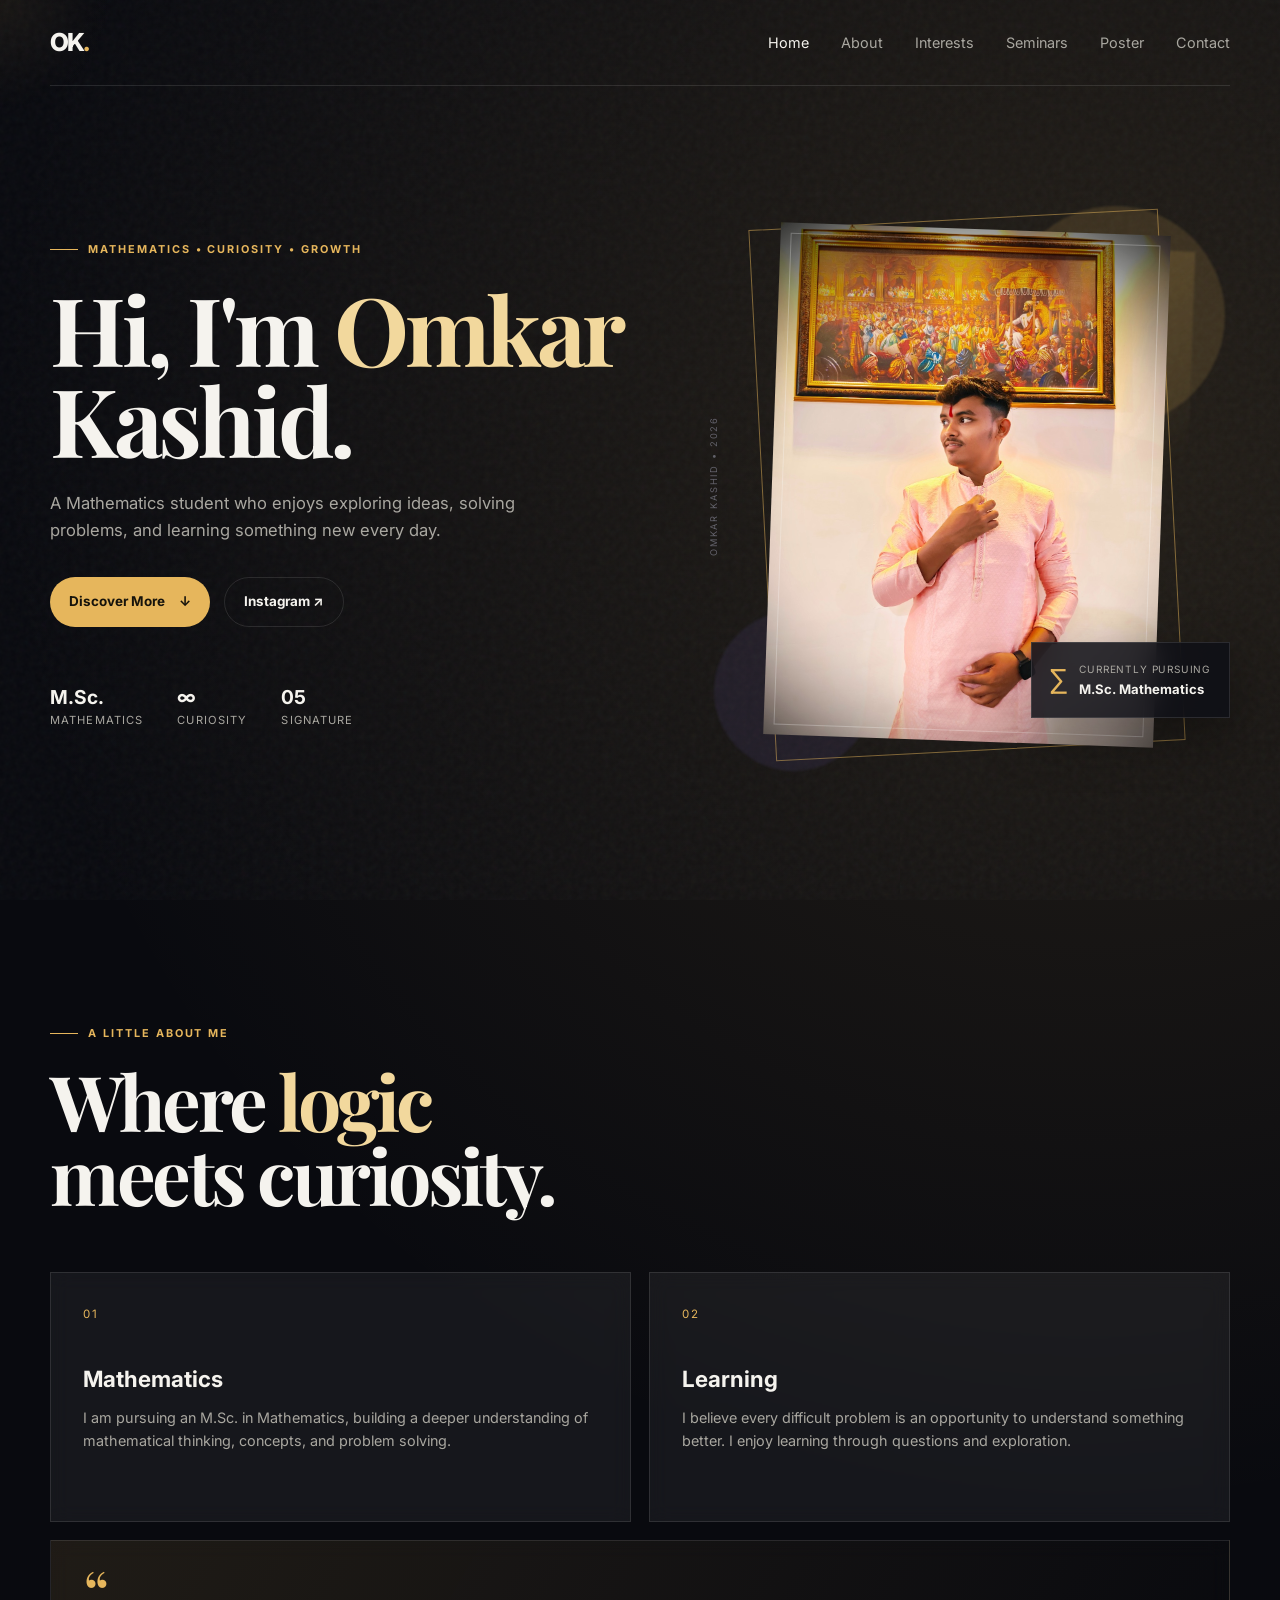
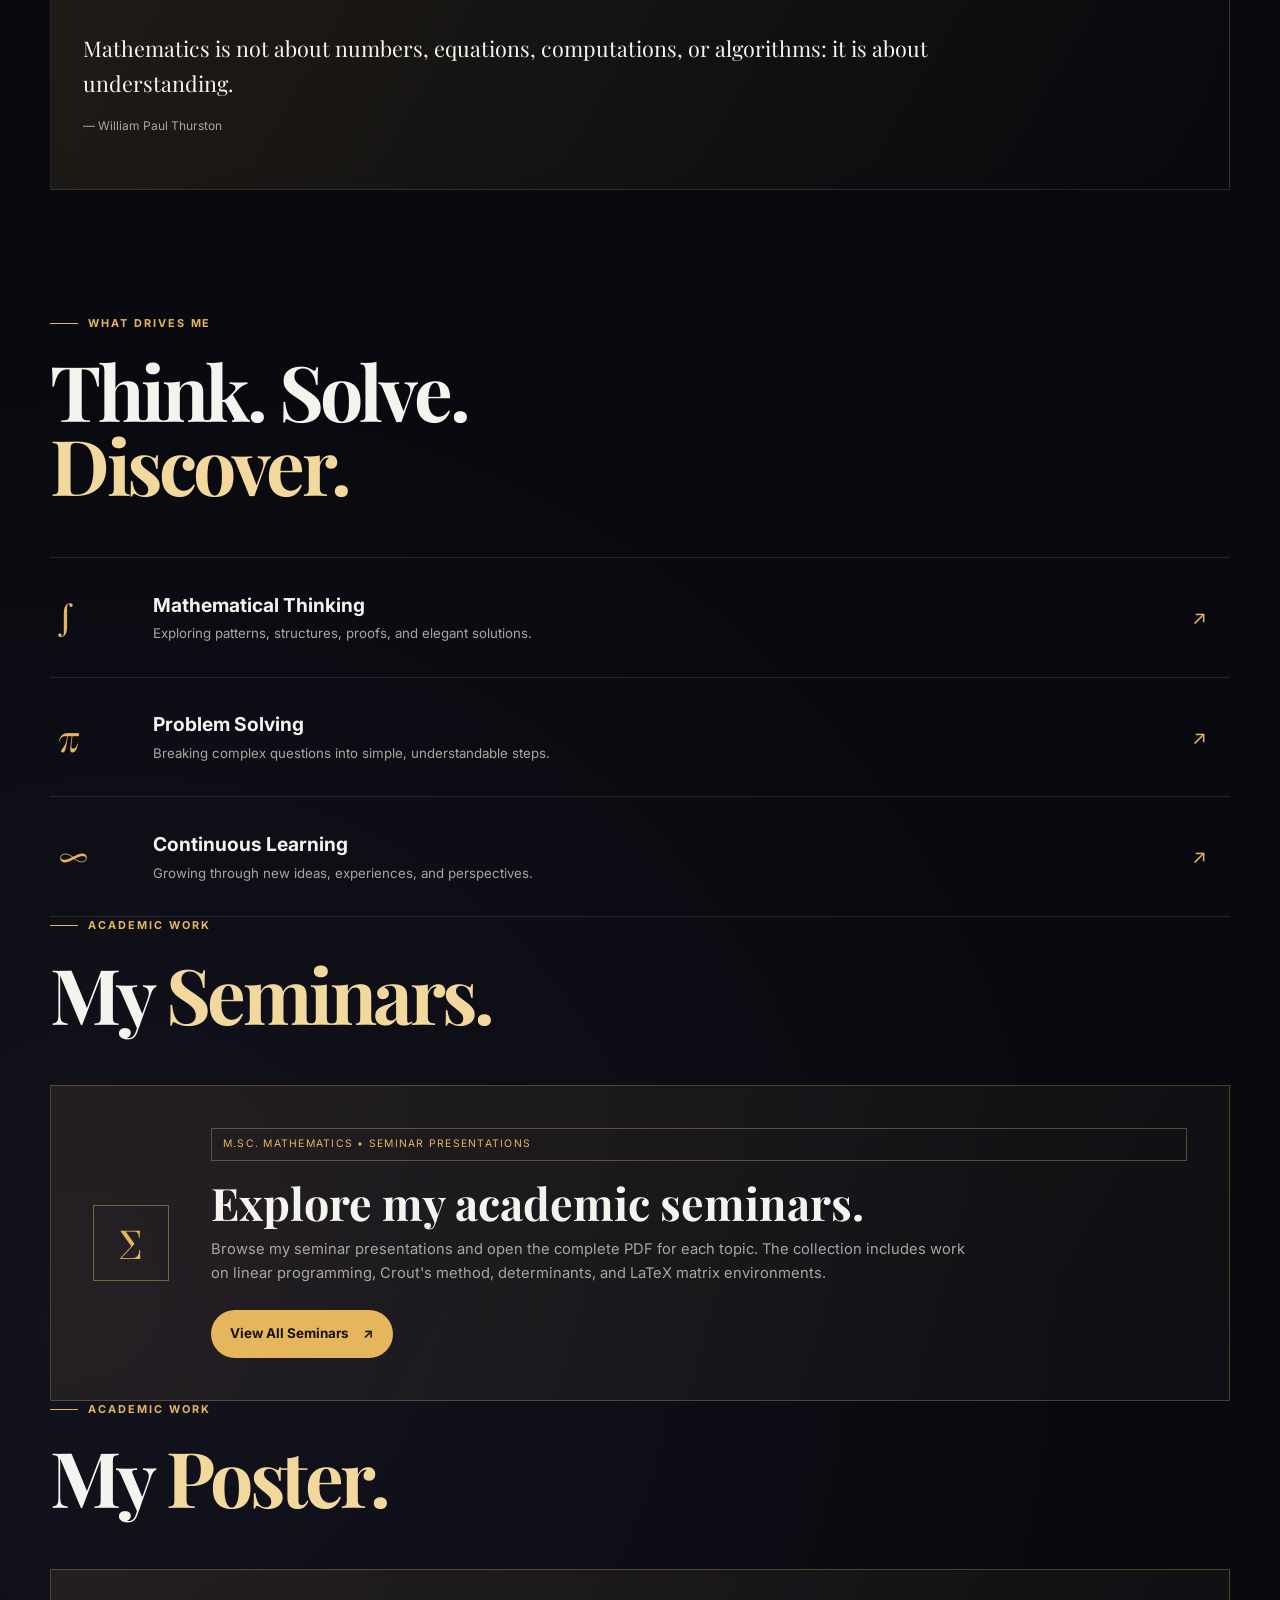
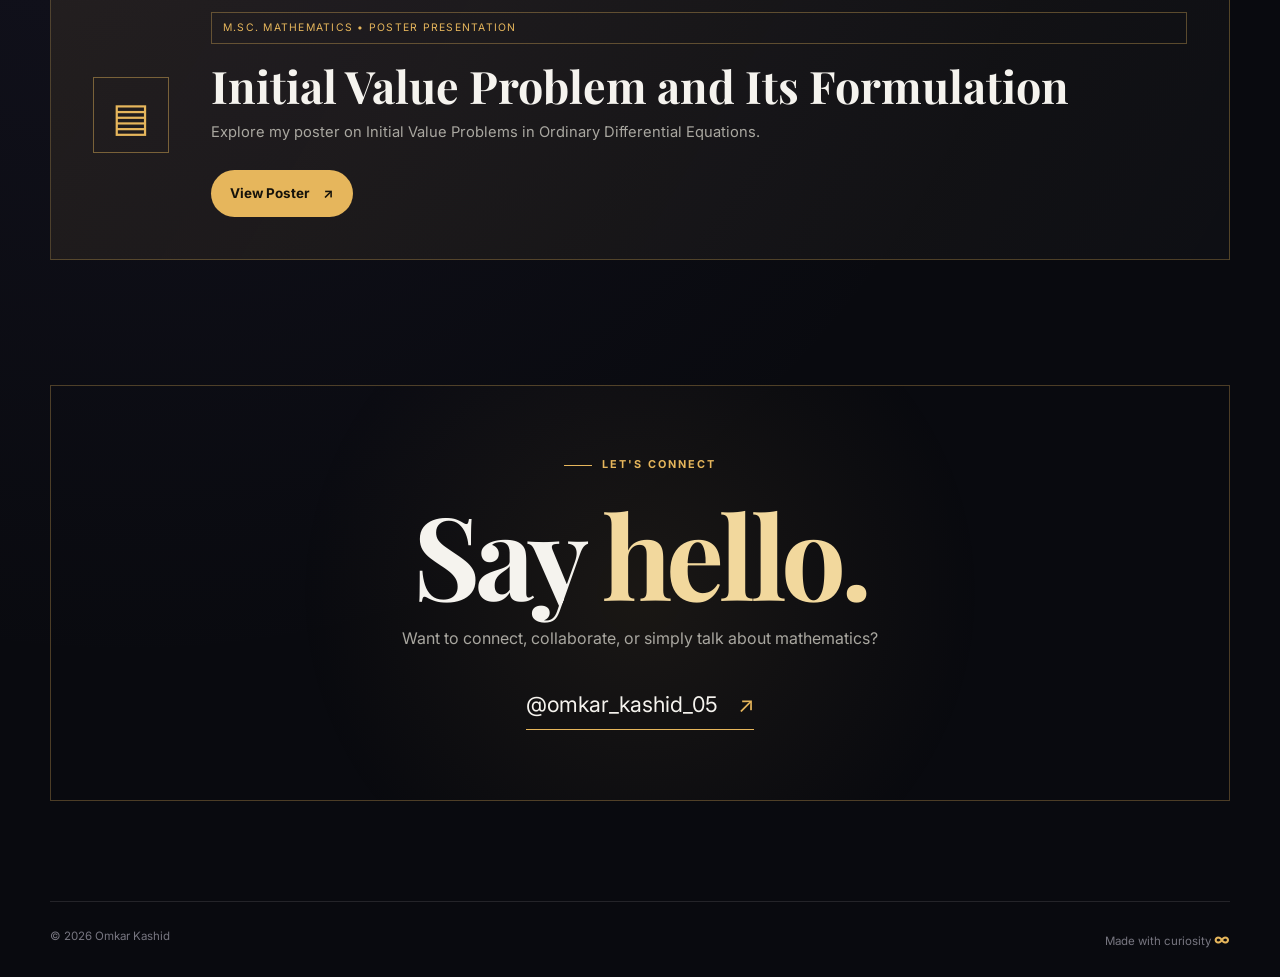
<file: index.html>
<!DOCTYPE html>
<html lang="en">
<head>
  <meta charset="UTF-8" />
  <meta name="viewport" content="width=device-width, initial-scale=1.0" />
  <meta name="description" content="Omkar Kashid — Mathematics student and aspiring problem solver." />
  <title>Omkar Kashid | Mathematics</title>
  <link rel="preconnect" href="https://fonts.googleapis.com" />
  <link rel="preconnect" href="https://fonts.gstatic.com" crossorigin />
  <link href="https://fonts.googleapis.com/css2?family=Inter:wght@400;500;600;700;800&family=Playfair+Display:wght@600;700&display=swap" rel="stylesheet" />
  <link rel="stylesheet" href="style.css" />
</head>
<body>
  <div class="cursor-glow"></div>

  <header class="navbar">
    <a class="brand" href="#home">OK<span>.</span></a>
    <button class="menu-toggle" aria-label="Toggle menu" aria-expanded="false">
      <span></span><span></span><span></span>
    </button>
    <nav class="nav-links">
      <a href="#home" class="active">Home</a>
      <a href="#about">About</a>
      <a href="#interests">Interests</a>
      <a href="seminars.html">Seminars</a>
      <a href="poster.html">Poster</a>
      <a href="#contact">Contact</a>
    </nav>
  </header>

  <main id="home">
    <section class="hero section">
      <div class="hero-copy reveal">
        <p class="eyebrow"><span></span> Mathematics • Curiosity • Growth</p>
        <h1>Hi, I'm <em>Omkar</em><br />Kashid.</h1>
        <p class="hero-text">
          A Mathematics student who enjoys exploring ideas, solving problems,
          and learning something new every day.
        </p>
        <div class="hero-actions">
          <a class="btn primary" href="#about">Discover More <span>↓</span></a>
          <a class="btn secondary" href="https://instagram.com/omkar_kashid_05" target="_blank" rel="noopener noreferrer">
            Instagram ↗
          </a>
        </div>
        <div class="quick-stats">
          <div><strong>M.Sc.</strong><span>Mathematics</span></div>
          <div><strong>∞</strong><span>Curiosity</span></div>
          <div><strong>05</strong><span>Signature</span></div>
        </div>
      </div>

      <div class="hero-visual reveal">
        <div class="orb orb-one"></div>
        <div class="orb orb-two"></div>
        <div class="image-frame">
          <div class="frame-line"></div>
          <img src="assets/profile.jpg" alt="Portrait of Omkar Kashid" />
        </div>
        <div class="floating-card">
          <span class="math-symbol">∑</span>
          <div>
            <small>Currently pursuing</small>
            <strong>M.Sc. Mathematics</strong>
          </div>
        </div>
        <div class="vertical-text">OMKAR KASHID • 2026</div>
      </div>
    </section>

    <section id="about" class="section about">
      <div class="section-heading reveal">
        <p class="eyebrow"><span></span> A little about me</p>
        <h2>Where <em>logic</em><br />meets curiosity.</h2>
      </div>
      <div class="about-grid">
        <div class="about-card glass reveal">
          <div class="card-number">01</div>
          <h3>Mathematics</h3>
          <p>
            I am pursuing an M.Sc. in Mathematics, building a deeper
            understanding of mathematical thinking, concepts, and problem solving.
          </p>
        </div>
        <div class="about-card glass reveal">
          <div class="card-number">02</div>
          <h3>Learning</h3>
          <p>
            I believe every difficult problem is an opportunity to understand
            something better. I enjoy learning through questions and exploration.
          </p>
        </div>
        <div class="quote-card reveal">
          <div class="quote-mark">“</div>
          <p>Mathematics is not about numbers, equations, computations, or algorithms: it is about understanding.</p>
          <span>— William Paul Thurston</span>
        </div>
      </div>
    </section>

    <section id="interests" class="section interests">
      <div class="section-heading reveal">
        <p class="eyebrow"><span></span> What drives me</p>
        <h2>Think. Solve.<br /><em>Discover.</em></h2>
      </div>
      <div class="interest-list">
        <article class="interest reveal">
          <span class="interest-icon">∫</span>
          <div><h3>Mathematical Thinking</h3><p>Exploring patterns, structures, proofs, and elegant solutions.</p></div>
          <span class="arrow">↗</span>
        </article>
        <article class="interest reveal">
          <span class="interest-icon">π</span>
          <div><h3>Problem Solving</h3><p>Breaking complex questions into simple, understandable steps.</p></div>
          <span class="arrow">↗</span>
        </article>
        <article class="interest reveal">
          <span class="interest-icon">∞</span>
          <div><h3>Continuous Learning</h3><p>Growing through new ideas, experiences, and perspectives.</p></div>
          <span class="arrow">↗</span>
        </article>
      </div>
    </section>


    <section id="seminar" class="section seminar">
      <div class="section-heading reveal">
        <p class="eyebrow"><span></span> Academic Work</p>
        <h2>My <em>Seminars.</em></h2>
      </div>
      <div class="seminar-hub reveal">
        <div class="seminar-hub-mark">∑</div>
        <div class="seminar-hub-copy">
          <div class="seminar-badge">M.Sc. Mathematics • Seminar Presentations</div>
          <h3>Explore my academic seminars.</h3>
          <p>
            Browse my seminar presentations and open the complete PDF for each topic.
            The collection includes work on linear programming, Crout's method,
            determinants, and LaTeX matrix environments.
          </p>
          <a class="btn primary" href="seminars.html">View All Seminars <span>↗</span></a>
        </div>
      </div>
    </section>


    <section id="poster" class="section seminar">
      <div class="section-heading reveal">
        <p class="eyebrow"><span></span> Academic Work</p>
        <h2>My <em>Poster.</em></h2>
      </div>
      <div class="seminar-hub reveal">
        <div class="seminar-hub-mark">▤</div>
        <div class="seminar-hub-copy">
          <div class="seminar-badge">M.Sc. Mathematics • Poster Presentation</div>
          <h3>Initial Value Problem and Its Formulation</h3>
          <p>Explore my poster on Initial Value Problems in Ordinary Differential Equations.</p>
          <a class="btn primary" href="poster.html">View Poster <span>↗</span></a>
        </div>
      </div>
    </section>

    <section id="contact" class="section contact">
      <div class="contact-box reveal">
        <p class="eyebrow"><span></span> Let's connect</p>
        <h2>Say <em>hello.</em></h2>
        <p>Want to connect, collaborate, or simply talk about mathematics?</p>
        <a class="big-link" href="https://instagram.com/omkar_kashid_05" target="_blank" rel="noopener noreferrer">
          @omkar_kashid_05 <span>↗</span>
        </a>
      </div>
    </section>
  </main>

  <footer>
    <span>© <span id="year"></span> Omkar Kashid</span>
    <span>Made with curiosity <b>∞</b></span>
  </footer>

  <script src="script.js"></script>
</body>
</html>
</file>
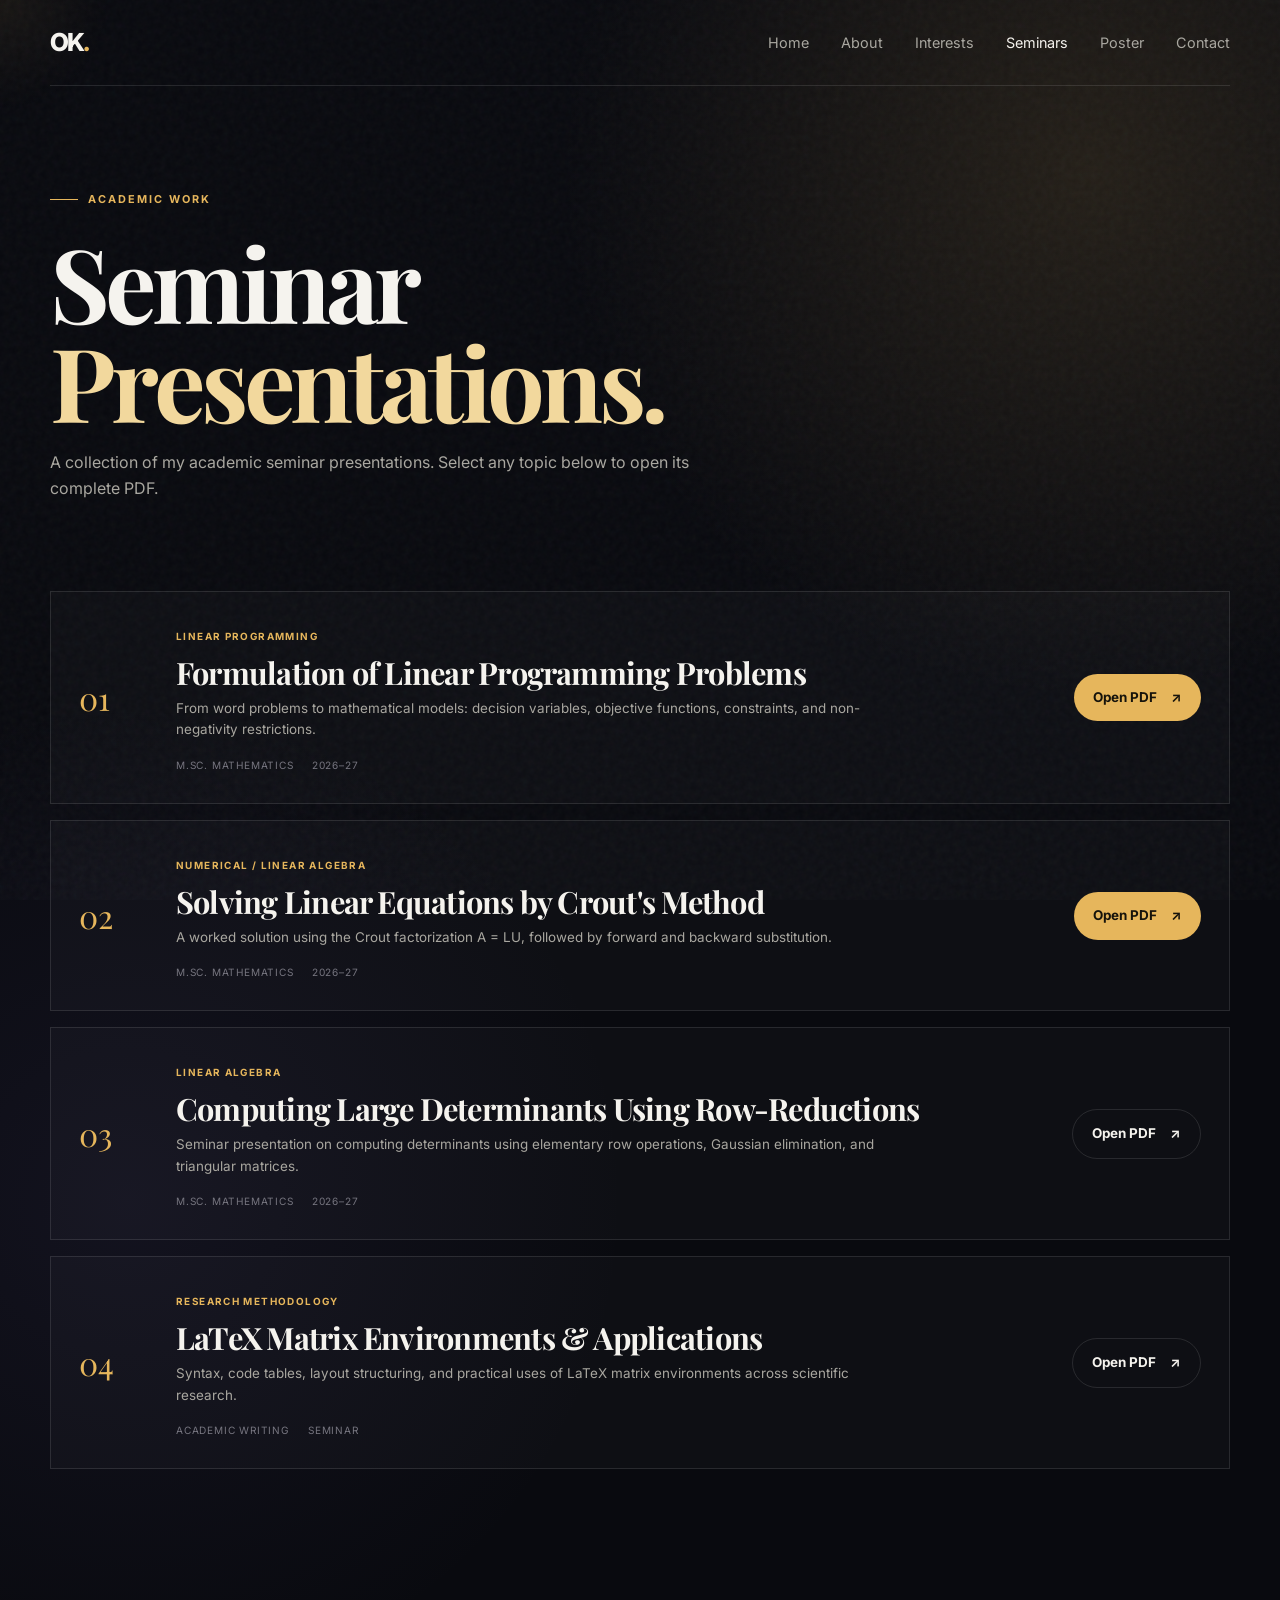
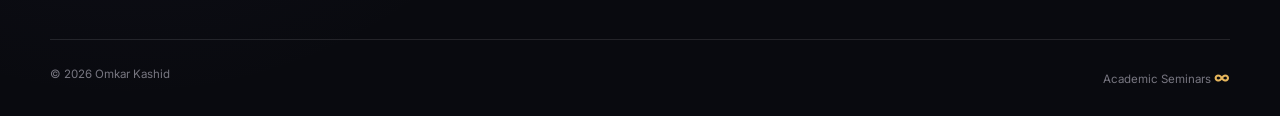
<file: seminars.html>
<!DOCTYPE html>
<html lang="en">
<head>
  <meta charset="UTF-8" />
  <meta name="viewport" content="width=device-width, initial-scale=1.0" />
  <meta name="description" content="Academic seminar presentations by Omkar Kashid." />
  <title>Seminars | Omkar Kashid</title>
  <link rel="preconnect" href="https://fonts.googleapis.com" />
  <link rel="preconnect" href="https://fonts.gstatic.com" crossorigin />
  <link href="https://fonts.googleapis.com/css2?family=Inter:wght@400;500;600;700;800&family=Playfair+Display:wght@600;700&display=swap" rel="stylesheet" />
  <link rel="stylesheet" href="style.css" />
</head>
<body>
  <div class="cursor-glow"></div>

  <header class="navbar">
    <a class="brand" href="index.html">OK<span>.</span></a>
    <button class="menu-toggle" aria-label="Toggle menu" aria-expanded="false">
      <span></span><span></span><span></span>
    </button>
    <nav class="nav-links">
      <a href="index.html">Home</a>
      <a href="index.html#about">About</a>
      <a href="index.html#interests">Interests</a>
      <a href="seminars.html" class="active">Seminars</a>
      <a href="poster.html">Poster</a>
      <a href="index.html#contact">Contact</a>
    </nav>
  </header>

  <main class="seminars-page">
    <section class="seminars-hero section">
      <div class="section-heading reveal">
        <p class="eyebrow"><span></span> Academic Work</p>
        <h1>Seminar <em>Presentations.</em></h1>
        <p class="seminars-intro">
          A collection of my academic seminar presentations. Select any topic
          below to open its complete PDF.
        </p>
      </div>
    </section>

    <section class="section seminar-library" aria-label="Seminar presentations">
      <article class="seminar-item reveal">
        <div class="seminar-item-number">01</div>
        <div class="seminar-item-content">
          <span class="seminar-item-tag">Linear Programming</span>
          <h2>Formulation of Linear Programming Problems</h2>
          <p>From word problems to mathematical models: decision variables, objective functions, constraints, and non-negativity restrictions.</p>
          <div class="seminar-item-meta"><span>M.Sc. Mathematics</span><span>2026–27</span></div>
        </div>
        <a class="btn primary seminar-open" href="NA.pdf" target="_blank" rel="noopener">Open PDF <span>↗</span></a>
      </article>

      <article class="seminar-item reveal">
        <div class="seminar-item-number">02</div>
        <div class="seminar-item-content">
          <span class="seminar-item-tag">Numerical / Linear Algebra</span>
          <h2>Solving Linear Equations by Crout's Method</h2>
          <p>A worked solution using the Crout factorization A = LU, followed by forward and backward substitution.</p>
          <div class="seminar-item-meta"><span>M.Sc. Mathematics</span><span>2026–27</span></div>
        </div>
        <a class="btn primary seminar-open" href="LA.pdf" target="_blank" rel="noopener">Open PDF <span>↗</span></a>
      </article>

      <article class="seminar-item reveal">
        <div class="seminar-item-number">03</div>
        <div class="seminar-item-content">
          <span class="seminar-item-tag">Linear Algebra</span>
          <h2>Computing Large Determinants Using Row-Reductions</h2>
          <p>Seminar presentation on computing determinants using elementary row operations, Gaussian elimination, and triangular matrices.</p>
          <div class="seminar-item-meta"><span>M.Sc. Mathematics</span><span>2026–27</span></div>
        </div>
        <a class="btn secondary seminar-open" href="Seminar-2.pdf" target="_blank" rel="noopener">Open PDF <span>↗</span></a>
      </article>

      <article class="seminar-item reveal">
        <div class="seminar-item-number">04</div>
        <div class="seminar-item-content">
          <span class="seminar-item-tag">Research Methodology</span>
          <h2>LaTeX Matrix Environments &amp; Applications</h2>
          <p>Syntax, code tables, layout structuring, and practical uses of LaTeX matrix environments across scientific research.</p>
          <div class="seminar-item-meta"><span>Academic Writing</span><span>Seminar</span></div>
        </div>
        <a class="btn secondary seminar-open" href="Matrix-RM.pdf" target="_blank" rel="noopener">Open PDF <span>↗</span></a>
      </article>
    </section>
  </main>

  <footer>
    <span>© <span id="year"></span> Omkar Kashid</span>
    <span>Academic Seminars <b>∞</b></span>
  </footer>

  <script src="script.js"></script>
</body>
</html>
</file>
<file: style.css>
/* Omkar Kashid — Personal Portfolio */
:root {
  --bg: #090a0f;
  --surface: #11131b;
  --text: #f5f3ee;
  --muted: #a9a7a0;
  --accent: #e6b65c;
  --accent-soft: #f2d89d;
  --line: rgba(255,255,255,.11);
  --glass: rgba(255,255,255,.055);
  --max: 1180px;
}

* { box-sizing: border-box; margin: 0; padding: 0; }
html { scroll-behavior: smooth; }
body {
  background:
    radial-gradient(circle at 85% 10%, rgba(230,182,92,.12), transparent 28%),
    radial-gradient(circle at 10% 70%, rgba(107,94,170,.10), transparent 30%),
    var(--bg);
  color: var(--text);
  font-family: "Inter", sans-serif;
  line-height: 1.6;
  overflow-x: hidden;
}
body::before {
  content: "";
  position: fixed; inset: 0; pointer-events: none; z-index: -1;
  opacity: .16;
  background-image: url("data:image/svg+xml,%3Csvg viewBox='0 0 180 180' xmlns='http://www.w3.org/2000/svg'%3E%3Cfilter id='n'%3E%3CfeTurbulence type='fractalNoise' baseFrequency='.8' numOctaves='3' stitchTiles='stitch'/%3E%3C/filter%3E%3Crect width='100%25' height='100%25' filter='url(%23n)' opacity='.25'/%3E%3C/svg%3E");
}
a { color: inherit; text-decoration: none; }
button { font: inherit; }
.section { width: min(var(--max), calc(100% - 48px)); margin: auto; }

.navbar {
  width: min(var(--max), calc(100% - 48px)); margin: auto;
  height: 86px; display: flex; align-items: center; justify-content: space-between;
  border-bottom: 1px solid var(--line);
}
.brand { font-size: 1.55rem; font-weight: 800; letter-spacing: -.08em; }
.brand span { color: var(--accent); }
.nav-links { display: flex; gap: 32px; }
.nav-links a { color: var(--muted); font-size: .9rem; transition: .25s; }
.nav-links a:hover, .nav-links a.active { color: var(--text); }
.menu-toggle { display:none; background:none; border:0; color:white; }

.hero {
  min-height: calc(100vh - 86px); display:grid; grid-template-columns: 1fr .9fr;
  align-items:center; gap:70px; padding-top:55px; padding-bottom:70px;
}
.eyebrow {
  color: var(--accent); text-transform: uppercase; letter-spacing: .18em;
  font-size: .68rem; font-weight: 700; display:flex; align-items:center; gap:10px;
}
.eyebrow span { width:28px; height:1px; background:var(--accent); display:inline-block; }
h1, h2 { font-family:"Playfair Display", serif; line-height: .96; letter-spacing:-.045em; }
h1 { font-size: clamp(4rem, 7.4vw, 7.2rem); margin: 25px 0; }
h1 em, h2 em { color: var(--accent-soft); font-style:normal; }
.hero-text { color:var(--muted); max-width:520px; font-size:1.04rem; }
.hero-actions { display:flex; gap:14px; margin-top:34px; }
.btn {
  display:inline-flex; align-items:center; gap:14px; padding:13px 19px; border-radius:100px;
  font-size:.84rem; font-weight:700; transition:transform .25s, background .25s;
}
.btn:hover { transform:translateY(-3px); }
.btn.primary { background:var(--accent); color:#16130b; }
.btn.secondary { border:1px solid var(--line); color:var(--text); }
.quick-stats { display:flex; gap:34px; margin-top:55px; }
.quick-stats div { display:flex; flex-direction:column; }
.quick-stats strong { font-size:1.2rem; }
.quick-stats span { color:var(--muted); font-size:.7rem; text-transform:uppercase; letter-spacing:.1em; }

.hero-visual { min-height:610px; position:relative; display:flex; align-items:center; justify-content:center; }
.image-frame {
  position:relative; width:min(410px, 80%); aspect-ratio: .77; padding:10px;
  transform:rotate(2deg); z-index:2;
}
.image-frame::before {
  content:""; position:absolute; inset:0; border:1px solid rgba(230,182,92,.5);
  transform:rotate(-5deg); z-index:-1;
}
.image-frame::after {
  content:""; position:absolute; inset:25px -15px -18px 25px;
  background:linear-gradient(145deg, rgba(230,182,92,.35), transparent 60%); z-index:-2; filter:blur(1px);
}
.image-frame img {
  width:100%; height:100%; object-fit:cover; object-position:center top;
  display:block; filter:saturate(.92) contrast(1.04);
}
.frame-line { position:absolute; inset:20px; border:1px solid rgba(255,255,255,.25); z-index:3; pointer-events:none; }
.orb { position:absolute; border-radius:50%; filter:blur(1px); }
.orb-one { width:220px; height:220px; background:rgba(230,182,92,.14); top:25px; right:5px; }
.orb-two { width:160px; height:160px; background:rgba(106,91,180,.12); bottom:20px; left:10px; }
.floating-card {
  position:absolute; right:0; bottom:72px; z-index:5; display:flex; align-items:center; gap:12px;
  padding:14px 18px; background:rgba(15,16,23,.85); border:1px solid var(--line);
  backdrop-filter:blur(14px); box-shadow:0 20px 50px rgba(0,0,0,.35);
}
.floating-card small { display:block; color:var(--muted); font-size:.63rem; text-transform:uppercase; letter-spacing:.08em; }
.floating-card strong { display:block; font-size:.82rem; margin-top:2px; }
.math-symbol { color:var(--accent); font-size:1.8rem; }
.vertical-text { position:absolute; left:3px; top:50%; transform:rotate(-90deg) translateX(-50%); transform-origin:left top; color:#62616a; letter-spacing:.2em; font-size:.58rem; }

.about, .interests, .contact { padding-top:125px; }
.section-heading h2 { font-size:clamp(3rem, 6vw, 5.8rem); margin-top:22px; }
.about-grid { display:grid; grid-template-columns:repeat(2,1fr); gap:18px; margin-top:60px; }
.glass, .quote-card {
  border:1px solid var(--line); background:var(--glass); backdrop-filter:blur(10px);
  padding:32px; min-height:250px;
}
.about-card .card-number { color:var(--accent); font-size:.72rem; letter-spacing:.15em; }
.about-card h3 { font-size:1.4rem; margin:38px 0 9px; }
.about-card p, .quote-card p { color:var(--muted); font-size:.9rem; }
.quote-card { grid-column:1 / -1; background:linear-gradient(120deg, rgba(230,182,92,.1), transparent); }
.quote-mark { font-family:"Playfair Display"; color:var(--accent); font-size:4rem; line-height:.6; }
.quote-card p { font-family:"Playfair Display"; color:var(--text); font-size:1.35rem; max-width:850px; margin:20px 0 12px; }
.quote-card span { color:var(--muted); font-size:.75rem; }

.interest-list { margin-top:55px; border-top:1px solid var(--line); }
.interest {
  display:grid; grid-template-columns:75px 1fr 30px; align-items:center; gap:20px;
  padding:30px 8px; border-bottom:1px solid var(--line); transition:.3s;
}
.interest:hover { padding-left:20px; background:rgba(255,255,255,.025); }
.interest-icon { color:var(--accent); font-family:"Playfair Display"; font-size:2.3rem; }
.interest h3 { font-size:1.2rem; }
.interest p { color:var(--muted); font-size:.83rem; margin-top:3px; }
.arrow { color:var(--accent); font-size:1.2rem; }

.contact-box {
  border:1px solid rgba(230,182,92,.3); padding:70px 55px; text-align:center;
  background:radial-gradient(circle at center, rgba(230,182,92,.08), transparent 55%);
}
.contact-box .eyebrow { justify-content:center; }
.contact-box h2 { font-size:clamp(4rem, 9vw, 8rem); margin:24px 0 18px; }
.contact-box > p:not(.eyebrow) { color:var(--muted); }
.big-link { display:inline-flex; gap:20px; align-items:center; margin-top:35px; font-size:clamp(1rem, 2vw, 1.35rem); border-bottom:1px solid var(--accent); padding-bottom:7px; }
.big-link span { color:var(--accent); }

footer {
  width:min(var(--max), calc(100% - 48px)); margin:100px auto 0; padding:25px 0;
  border-top:1px solid var(--line); display:flex; justify-content:space-between;
  color:#777680; font-size:.72rem;
}
footer b { color:var(--accent); font-size:1rem; }

.reveal { opacity:0; transform:translateY(24px); transition:opacity .8s ease, transform .8s ease; }
.reveal.visible { opacity:1; transform:none; }
.cursor-glow {
  position:fixed; width:240px; height:240px; border-radius:50%; pointer-events:none;
  background:radial-gradient(circle, rgba(230,182,92,.07), transparent 65%);
  transform:translate(-50%,-50%); z-index:-1;
}

@media (max-width: 800px) {
  .section, .navbar, footer { width:min(100% - 32px, var(--max)); }
  .navbar { height:72px; }
  .menu-toggle { display:flex; flex-direction:column; gap:5px; cursor:pointer; }
  .menu-toggle span { width:23px; height:2px; background:var(--text); }
  .nav-links {
    position:absolute; top:72px; left:16px; right:16px; padding:18px;
    display:none; flex-direction:column; gap:15px; background:#101119;
    border:1px solid var(--line); z-index:20;
  }
  .nav-links.open { display:flex; }
  .hero { grid-template-columns:1fr; gap:25px; padding-top:50px; }
  h1 { font-size:clamp(3.7rem, 17vw, 6rem); }
  .hero-visual { min-height:520px; }
  .floating-card { right:2%; bottom:35px; }
  .vertical-text { display:none; }
  .about-grid { grid-template-columns:1fr; }
  .quote-card { grid-column:auto; }
  .interest { grid-template-columns:50px 1fr 20px; }
  .contact-box { padding:55px 22px; }
  footer { gap:15px; flex-direction:column; }
}



/* Seminar hub on the main page */
.seminar-hub {
  margin-top: 55px;
  border: 1px solid rgba(230,182,92,.28);
  background: linear-gradient(120deg, rgba(230,182,92,.09), rgba(255,255,255,.025));
  padding: 42px;
  display: grid;
  grid-template-columns: 90px 1fr;
  gap: 28px;
  align-items: center;
}
.seminar-hub-mark {
  width: 76px;
  height: 76px;
  border: 1px solid rgba(230,182,92,.45);
  display: grid;
  place-items: center;
  color: var(--accent);
  font-family: "Playfair Display", serif;
  font-size: 2.5rem;
}
.seminar-hub-copy h3 {
  font-family: "Playfair Display", serif;
  font-size: clamp(1.9rem, 3.5vw, 3rem);
  line-height: 1.05;
  margin: 18px 0 12px;
}
.seminar-hub-copy p {
  color: var(--muted);
  font-size: .92rem;
  max-width: 760px;
  margin-bottom: 25px;
}
@media (max-width: 650px) {
  .seminar-hub { grid-template-columns: 1fr; padding: 28px 22px; }
}

/* Seminar */
.seminar-card{margin-top:55px;display:grid;grid-template-columns:.9fr 1.1fr;gap:22px}.seminar-info{border:1px solid var(--line);background:var(--glass);padding:38px;display:flex;flex-direction:column;align-items:flex-start}.seminar-badge{color:var(--accent);border:1px solid rgba(230,182,92,.35);padding:7px 11px;font-size:.65rem;letter-spacing:.12em;text-transform:uppercase}.seminar-info h3{font-family:"Playfair Display",serif;font-size:clamp(1.8rem,3vw,2.8rem);line-height:1.05;margin:26px 0 15px}.seminar-info>p{color:var(--muted);font-size:.9rem;max-width:590px}.seminar-meta{width:100%;display:grid;grid-template-columns:repeat(3,1fr);gap:10px;margin:28px 0 32px}.seminar-meta span{border-top:1px solid var(--line);padding-top:10px;color:var(--muted);font-size:.68rem}.seminar-meta b{display:block;color:var(--text);font-size:.62rem;text-transform:uppercase;letter-spacing:.08em;margin-bottom:4px}.pdf-preview{min-height:570px;border:1px solid var(--line);background:#16171d;overflow:hidden}.pdf-top{height:42px;display:flex;align-items:center;justify-content:space-between;padding:0 15px;border-bottom:1px solid var(--line);color:var(--muted);font-size:.6rem;letter-spacing:.12em}.pdf-preview iframe{width:100%;height:528px;border:0;display:block;background:white}
@media (max-width:800px){.seminar-card{grid-template-columns:1fr}.seminar-info{padding:28px 22px}.seminar-meta{grid-template-columns:1fr}.pdf-preview{min-height:450px}.pdf-preview iframe{height:410px}}

/* Multiple seminar PDF buttons */
.seminar-buttons{display:flex;flex-wrap:wrap;gap:12px}
@media (max-width:650px){.seminar-buttons{flex-direction:column;width:100%}.seminar-buttons .btn{justify-content:center}}

/* Dedicated seminars page */
.seminars-page { padding-bottom: 70px; }
.seminars-hero { padding-top: 105px; padding-bottom: 35px; }
.seminars-hero h1 { font-size: clamp(3.6rem, 8vw, 7rem); margin: 25px 0 20px; max-width: 900px; }
.seminars-intro { color: var(--muted); max-width: 650px; font-size: 1rem; }
.seminar-library { padding-top: 55px; display: grid; gap: 16px; }
.seminar-item {
  display: grid;
  grid-template-columns: 72px 1fr auto;
  gap: 25px;
  align-items: center;
  padding: 30px 28px;
  border: 1px solid var(--line);
  background: rgba(255,255,255,.025);
  transition: transform .25s, border-color .25s, background .25s;
}
.seminar-item:hover {
  transform: translateY(-3px);
  border-color: rgba(230,182,92,.35);
  background: rgba(255,255,255,.045);
}
.seminar-item-number { color: var(--accent); font-family: "Playfair Display", serif; font-size: 2rem; }
.seminar-item-tag {
  color: var(--accent);
  text-transform: uppercase;
  letter-spacing: .14em;
  font-size: .62rem;
  font-weight: 700;
}
.seminar-item-content h2 {
  font-family: "Playfair Display", serif;
  font-size: clamp(1.45rem, 2.4vw, 2.2rem);
  line-height: 1.08;
  margin: 8px 0 9px;
  letter-spacing: -.025em;
}
.seminar-item-content p { color: var(--muted); font-size: .84rem; max-width: 720px; }
.seminar-item-meta { display: flex; gap: 18px; margin-top: 16px; color: #777680; font-size: .63rem; text-transform: uppercase; letter-spacing: .08em; }
.seminar-open { white-space: nowrap; }
@media (max-width: 800px) {
  .seminars-hero { padding-top: 70px; }
  .seminar-item { grid-template-columns: 45px 1fr; gap: 16px; padding: 24px 20px; }
  .seminar-open { grid-column: 2; justify-self: start; }
}
@media (max-width: 500px) {
  .seminars-hero h1 { font-size: clamp(3.2rem, 15vw, 5rem); }
  .seminar-item { grid-template-columns: 1fr; }
  .seminar-item-number { font-size: 1.5rem; }
  .seminar-open { grid-column: auto; width: 100%; justify-content: center; }
}
</file>
